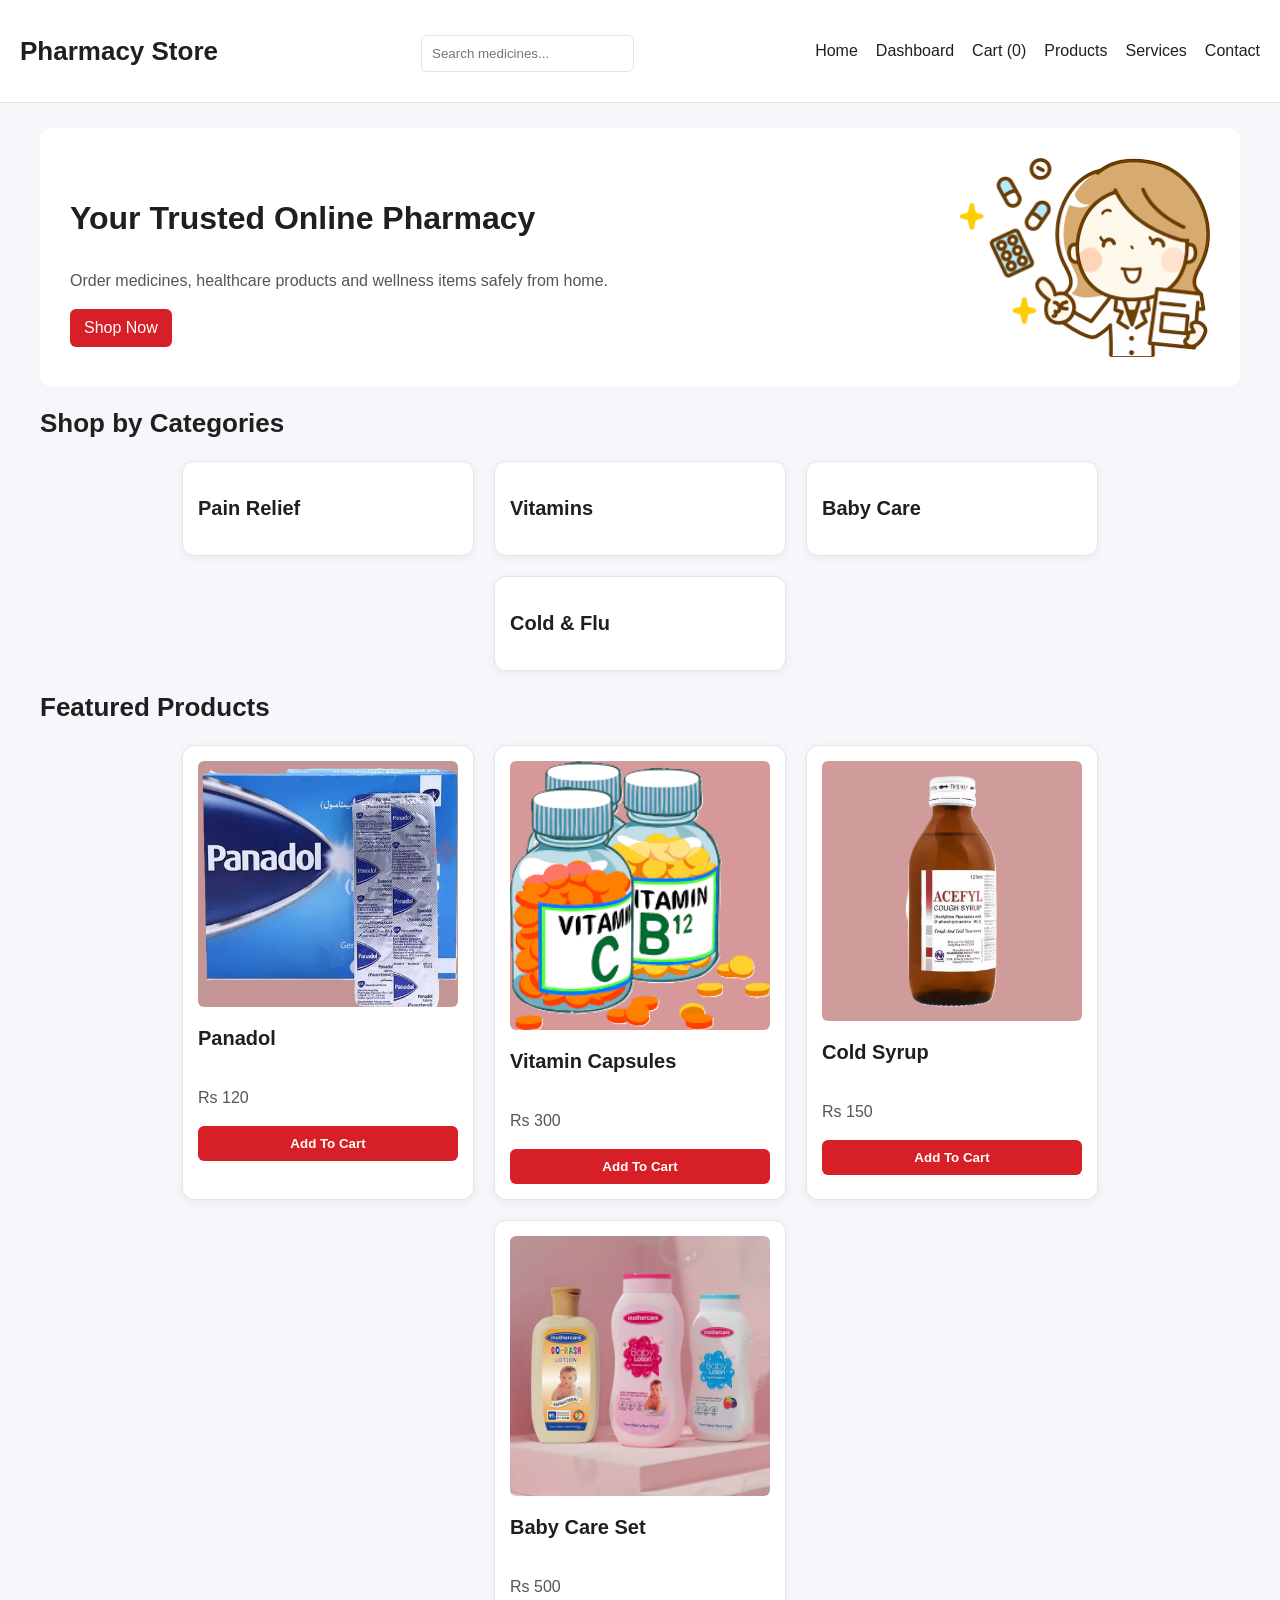
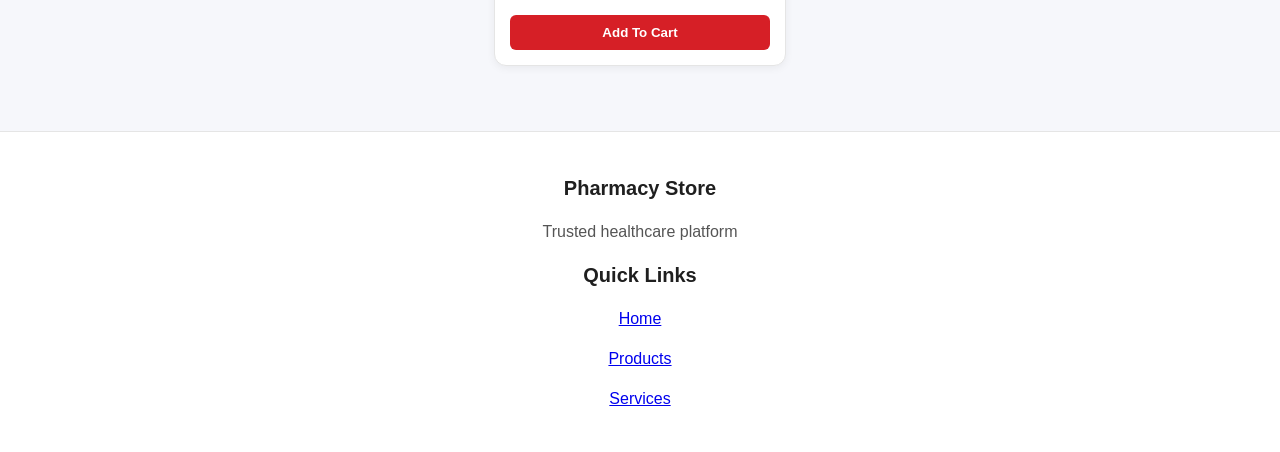
<file: index.html>
<!DOCTYPE html>
<html lang="en">

<head>
  <meta charset="UTF-8">
  <meta name="viewport" content="width=device-width, initial-scale=1.0">

  <title>Pharmacy Store - Online Pharmacy</title>

  <link rel="stylesheet" href="cssfile/globalStyles.css">
</head>

<body>

<!-- ================= NAVBAR ================= -->
<nav>

  <a href="index.html">
    <h2>Pharmacy Store</h2>
  </a>

  <!-- SEARCH -->
  <div class="select-container">
    <input type="text"
      placeholder="Search medicines..."
      onkeyup="searchProducts(this.value)" />
  </div>

  <ul>
    <li><a href="index.html">Home</a></li>
    <li><a href="pages/dashboard.html">Dashboard</a></li>
    <li>
      <a href="pages/cart.html">
        Cart (<span id="cartCount">0</span>)
      </a>
    </li>
    <li><a href="pages/products.html">Products</a></li>
    <li><a href="pages/services.html">Services</a></li>
    <li><a href="pages/contact.html">Contact</a></li>
  </ul>

</nav>

<!-- ================= PAGE ================= -->
<section class="page">

  <!-- HERO -->
  <section class="hero">

    <div class="hero-text">

      <h1>Your Trusted Online Pharmacy</h1>

      <p>
        Order medicines, healthcare products and wellness items safely from home.
      </p>

      <a href="pages/products.html" class="link-button">
        Shop Now
      </a>

    </div>

    <div class="hero-image">
      <img src="sources/pharmacytrusts.png" alt="Pharmacy Hero">
    </div>

  </section>

  <!-- CATEGORIES -->
  <h2>Shop by Categories</h2>

  <section class="card-container">

    <div class="card"><h3>Pain Relief</h3></div>
    <div class="card"><h3>Vitamins</h3></div>
    <div class="card"><h3>Baby Care</h3></div>
    <div class="card"><h3>Cold & Flu</h3></div>

  </section>

  <!-- PRODUCTS -->
  <h2>Featured Products</h2>

  <section class="card-container">

    <div class="card">
      <img src="sources/panadol.png">
      <h3>Panadol</h3>
      <p>Rs 120</p>
      <button onclick="addToCart('Panadol', 120)">Add To Cart</button>
    </div>

    <div class="card">
      <img src="sources/vitamins.png">
      <h3>Vitamin Capsules</h3>
      <p>Rs 300</p>
      <button onclick="addToCart('Vitamin Capsules', 300)">Add To Cart</button>
    </div>

    <div class="card">
      <img src="sources/syrup.png">
      <h3>Cold Syrup</h3>
      <p>Rs 150</p>
      <button onclick="addToCart('Cold Syrup', 150)">Add To Cart</button>
    </div>
    <div class="card">
      <img src="sources/babycare.png">
      <h3>Baby Care Set</h3>
      <p>Rs 500</p>
      <button onclick="addToCart('Baby Care Set', 500)">Add To Cart</button>
    </div>

  </section>

</section>

<!-- FOOTER -->
<footer>
  <section class="footer-container">

    <div>
      <h3>Pharmacy Store</h3>
      <p>Trusted healthcare platform</p>
    </div>

    <div>
      <h3>Quick Links</h3>
      <p><a href="index.html">Home</a></p>
      <p><a href="pages/products.html">Products</a></p>
      <p><a href="pages/services.html">Services</a></p>
    </div>

  </section>
</footer>

<script src="js/functions.js"></script>

</body>
</html>
</file>
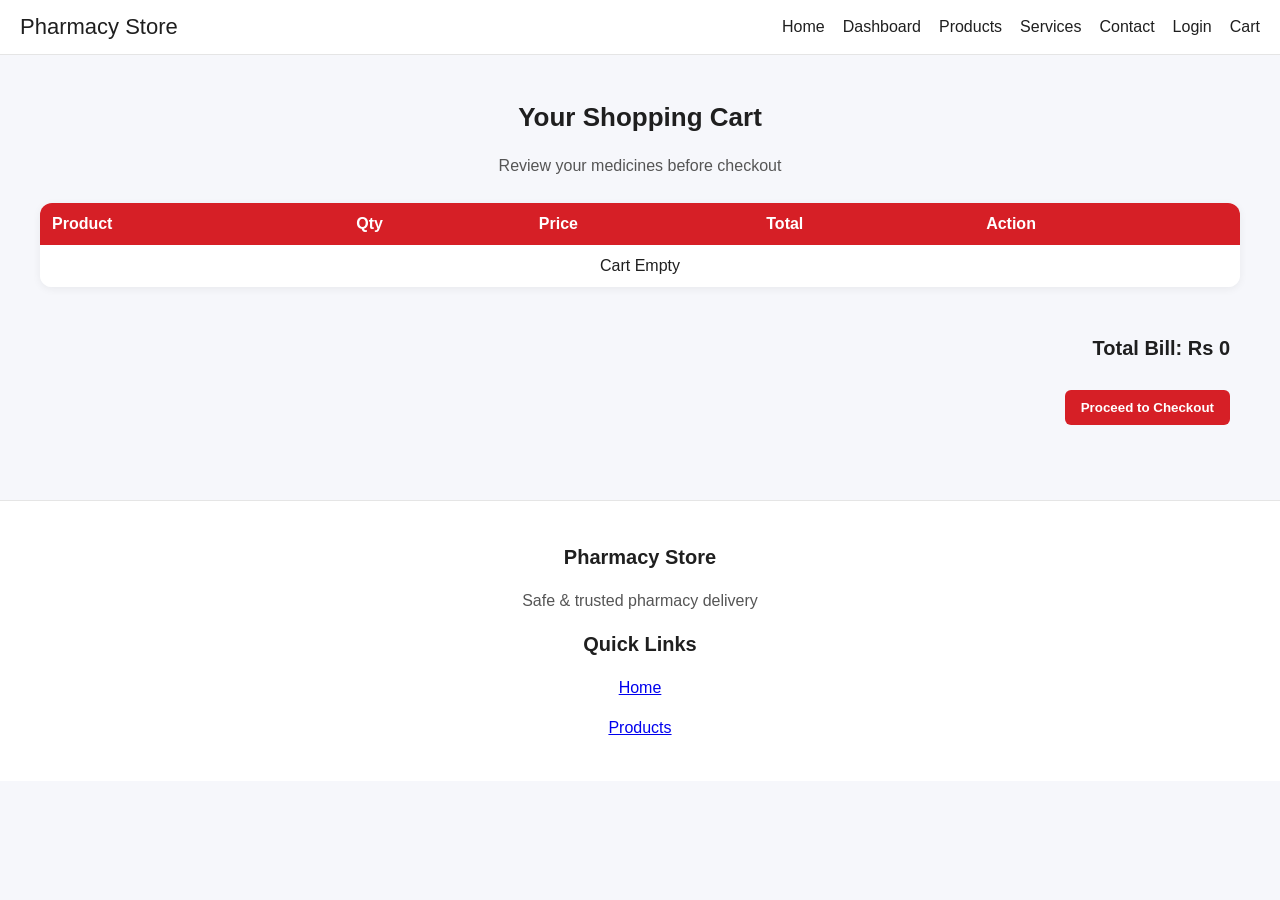
<file: pages/cart.html>
<!DOCTYPE html>
<html>

<head>
  <title>Cart - Pharmacy Store</title>
  <link rel="stylesheet" href="../cssfile/globalStyles.css">
</head>

<body>

<!-- ================= NAVBAR ================= -->
<nav>

  <a href="../index.html">Pharmacy Store</a>

  <ul>
    <li><a href="../index.html">Home</a></li>
    <li><a href="dashboard.html">Dashboard</a></li>
      <li><a href="products.html">Products</a></li>
      <li><a href="services.html">Services</a></li>
      <li><a href="contact.html">Contact</a></li>
      <li><a href="login.html">Login</a></li>
    <li><a href="cart.html">Cart</a></li>
  </ul>

</nav>

<!-- ================= PAGE ================= -->
<div class="page">

  <!-- ================= HEADER ================= -->
  <section class="page-header">

    <h2>Your Shopping Cart</h2>

    <p>Review your medicines before checkout</p>

  </section>

  <!-- ================= CART TABLE ================= -->
  <div class="table-container">

    <table>

      <thead>
        <tr>
          <th>Product</th>
          <th>Qty</th>
          <th>Price</th>
          <th>Total</th>
          <th>Action</th>
        </tr>
      </thead>

      <tbody id="cartTable">
        <!-- JS will inject data -->
      </tbody>

    </table>

  </div>

  <!-- ================= CHECKOUT SECTION ================= -->
  <section class="cart-summary">

    <h3>Total Bill: Rs <span id="totalBill">0</span></h3>

    <button onclick="checkout()" class="checkout-btn">
      Proceed to Checkout
    </button>

  </section>

</div>

<!-- ================= FOOTER ================= -->
<footer>

  <section class="footer-container">

    <div>
      <h3>Pharmacy Store</h3>
      <p>Safe & trusted pharmacy delivery</p>
    </div>

    <div>
      <h3>Quick Links</h3>
      <p><a href="../index.html">Home</a></p>
      <p><a href="products.html">Products</a></p>
    </div>

  </section>

</footer>

<script src="../js/functions.js"></script>
</body>

</html>
</file>
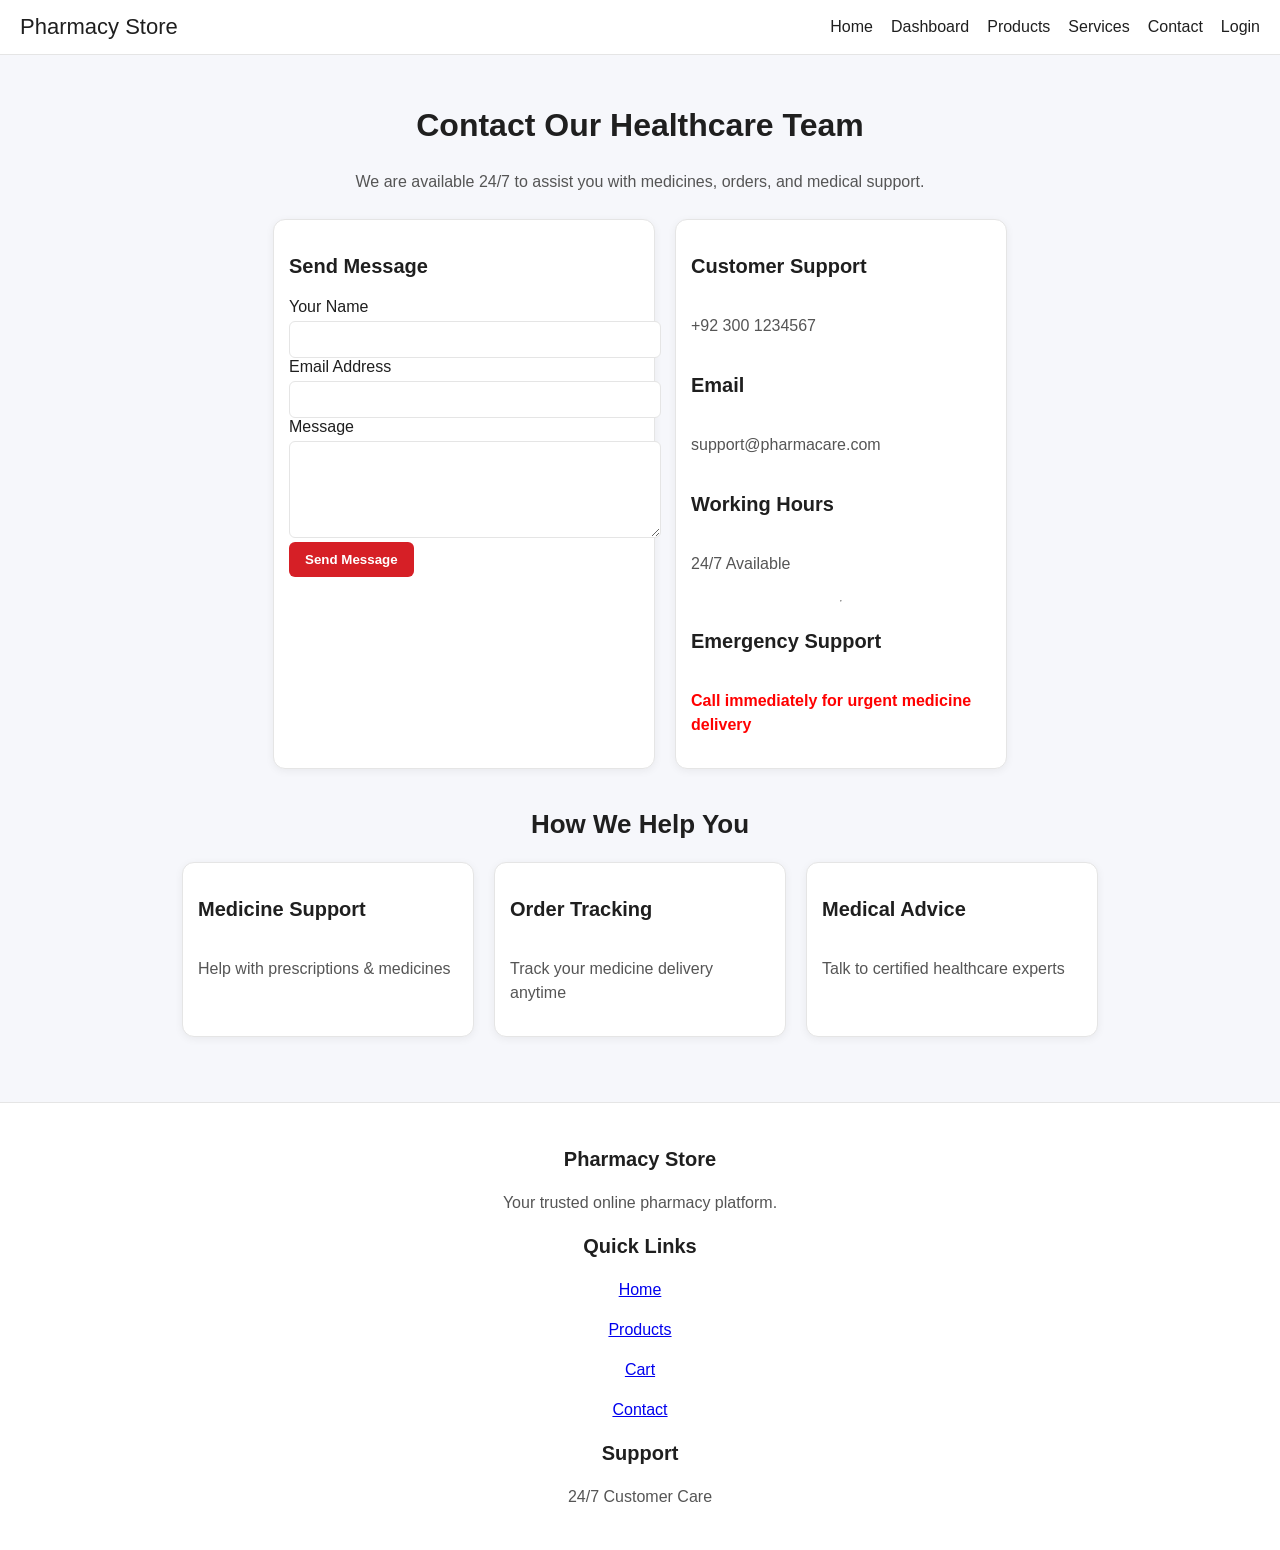
<file: pages/contact.html>
<!DOCTYPE html>
<html>

<head>
  <title>Contact - Pharmacy Store</title>
  <link rel="stylesheet" href="../cssfile/globalStyles.css">
</head>

<body>

<!-- ================= NAVBAR ================= -->
<nav>

  <a href="../index.html">Pharmacy Store</a>

  <ul>
    <li><a href="../index.html">Home</a></li>
    <li><a href="dashboard.html">Dashboard</a></li>
    <li><a href="products.html">Products</a></li>
    <li><a href="services.html">Services</a></li>
    <li><a href="contact.html">Contact</a></li>
    <li><a href="login.html">Login</a></li>
  </ul>

</nav>

<!-- ================= PAGE ================= -->
<div class="page">

  <!-- ================= HEADER ================= -->
  <section class="page-header">

    <h1>Contact Our Healthcare Team</h1>

    <p>
      We are available 24/7 to assist you with medicines, orders, and medical support.
    </p>

  </section>

  <!-- ================= MAIN CONTACT SECTION ================= -->
  <section class="contact-grid">

    <!-- ================= CONTACT FORM ================= -->
    <div class="card form-card">

      <h3>Send Message</h3>

      <form onsubmit="return sendMessage(event)">

        <div>
          <label>Your Name</label>
          <input type="text" required>
        </div>

        <div>
          <label>Email Address</label>
          <input type="email" required>
        </div>

        <div>
          <label>Message</label>
          <textarea rows="5" required></textarea>
        </div>

        <button type="submit">Send Message</button>

      </form>

    </div>

    <!-- ================= SUPPORT INFO ================= -->
    <div class="card support-card">

      <h3> Customer Support</h3>
      <p>+92 300 1234567</p>

      <h3> Email</h3>
      <p>support@pharmacare.com</p>

      <h3>Working Hours</h3>
      <p>24/7 Available</p>

      <hr>

      <h3> Emergency Support</h3>
      <p class="emergency-text">
        Call immediately for urgent medicine delivery
      </p>

    </div>

  </section>

  <!-- ================= SUPPORT FEATURES ================= -->
  <h2 class="section-title">How We Help You</h2>

  <section class="card-container">

    <div class="card">
      <h3>Medicine Support</h3>
      <p>Help with prescriptions & medicines</p>
    </div>

    <div class="card">
      <h3>Order Tracking</h3>
      <p>Track your medicine delivery anytime</p>
    </div>

    <div class="card">
      <h3> Medical Advice</h3>
      <p>Talk to certified healthcare experts</p>
    </div>

  </section>

</div>

<!-- ================= FOOTER ================= -->
<footer>

  <section class="footer-container">

    <div>
      <h3>Pharmacy Store</h3>
      <p>Your trusted online pharmacy platform.</p>
    </div>

    <div>
      <h3>Quick Links</h3>
      <p><a href="../index.html">Home</a></p>
      <p><a href="products.html">Products</a></p>
      <p><a href="cart.html">Cart</a></p>
      <p><a href="contact.html">Contact</a></p>
    </div>

    <div>
      <h3>Support</h3>
      <p>24/7 Customer Care</p>
    </div>

  </section>

</footer>

<script src="../js/functions.js"></script>
</body>

</html>
</file>
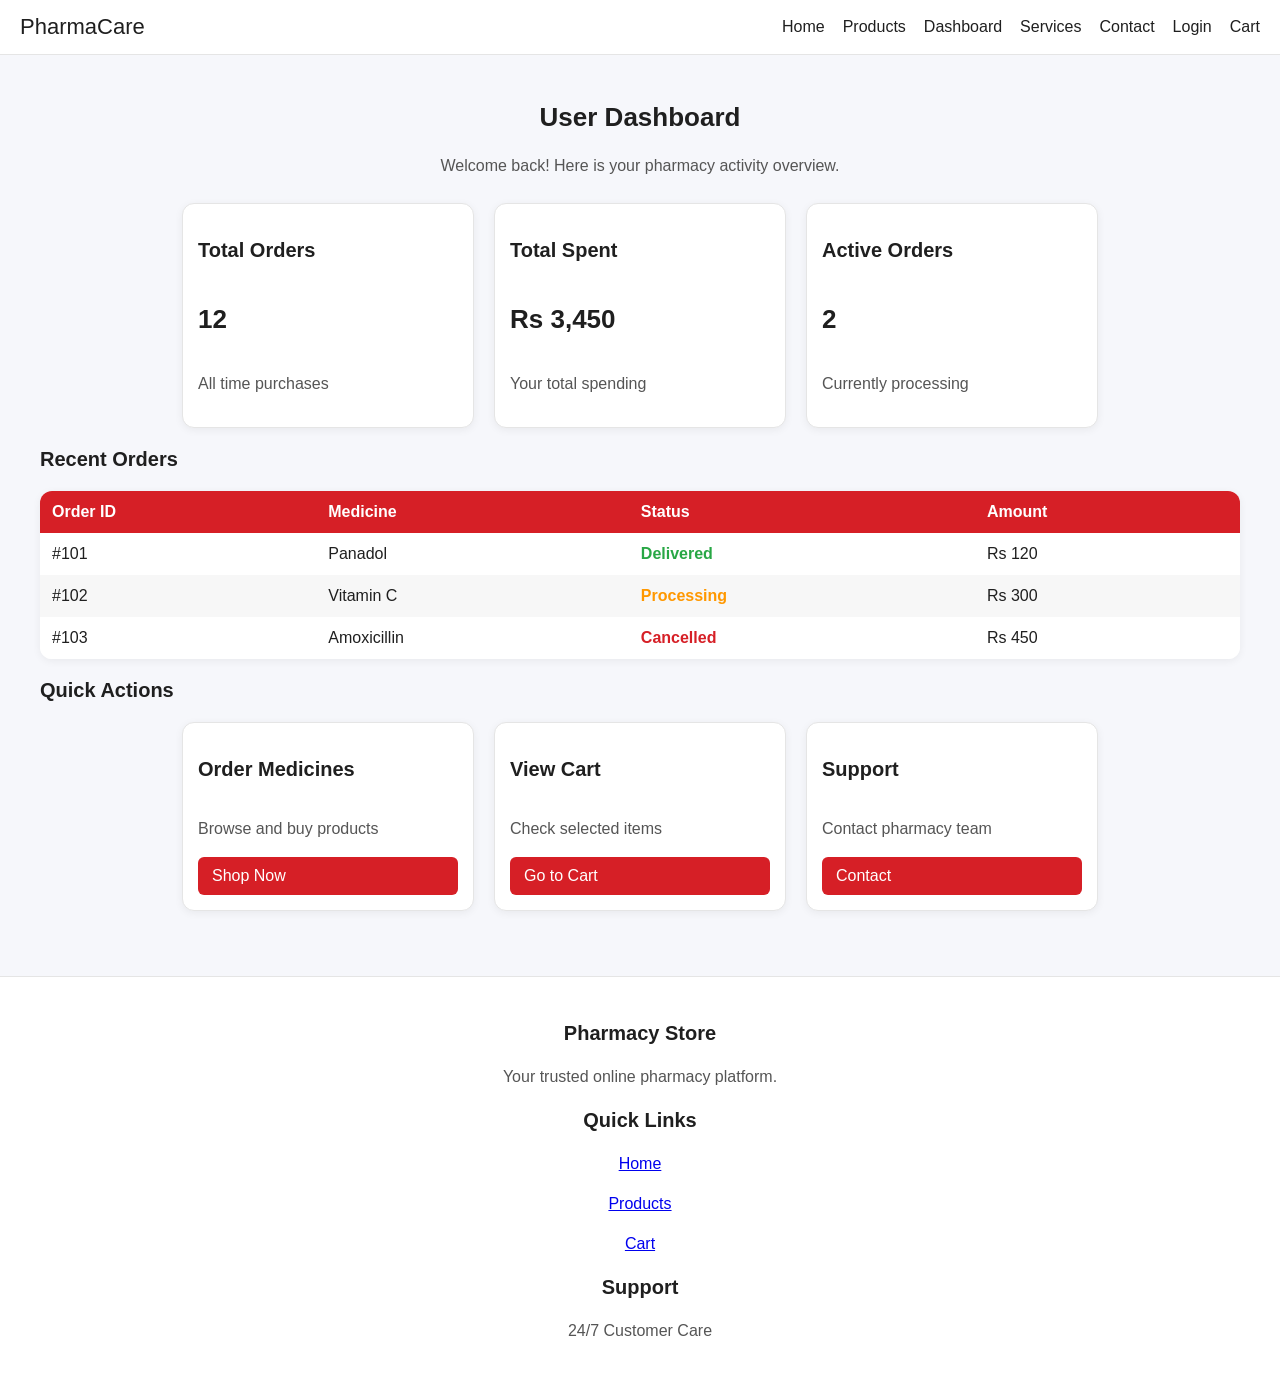
<file: pages/dashboard.html>
<!DOCTYPE html>
<html>

<head>
  <title>Dashboard - PharmaCare</title>
  <link rel="stylesheet" href="../cssfile/globalStyles.css">
</head>

<body>

<!-- ================= NAVBAR ================= -->
<nav>

  <a href="../index.html">PharmaCare</a>

  <ul>
    <li><a href="../index.html">Home</a></li>
    <li><a href="products.html">Products</a></li>
    <li><a href="dashboard.html">Dashboard</a></li>
      <li><a href="services.html">Services</a></li>
      <li><a href="contact.html">Contact</a></li>
      <li><a href="login.html">Login</a></li>
    <li><a href="cart.html">Cart</a></li>
  </ul>

</nav>

<!-- ================= PAGE ================= -->
<div class="page">

  <!-- ================= HEADER ================= -->
  <section class="page-header">

    <h2> User Dashboard</h2>

    <p>Welcome back! Here is your pharmacy activity overview.</p>

  </section>

  <!-- ================= STATS CARDS ================= -->
  <section class="card-container">

    <div class="card">
      <h3>Total Orders</h3>
      <h2>12</h2>
      <p>All time purchases</p>
    </div>

    <div class="card">
      <h3>Total Spent</h3>
      <h2>Rs 3,450</h2>
      <p>Your total spending</p>
    </div>

    <div class="card">
      <h3>Active Orders</h3>
      <h2>2</h2>
      <p>Currently processing</p>
    </div>

  </section>

  <!-- ================= ORDER HISTORY ================= -->
  <h3> Recent Orders</h3>

  <div class="table-container">

    <table>

      <thead>
        <tr>
          <th>Order ID</th>
          <th>Medicine</th>
          <th>Status</th>
          <th>Amount</th>
        </tr>
      </thead>

      <tbody>

        <tr>
          <td>#101</td>
          <td>Panadol</td>
          <td><span class="status-delivered">Delivered</span></td>
          <td>Rs 120</td>
        </tr>

        <tr>
          <td>#102</td>
          <td>Vitamin C</td>
          <td><span class="status-processing">Processing</span></td>
          <td>Rs 300</td>
        </tr>

        <tr>
          <td>#103</td>
          <td>Amoxicillin</td>
          <td><span class="status-cancelled">Cancelled</span></td>
          <td>Rs 450</td>
        </tr>

      </tbody>

    </table>

  </div>

  <!-- ================= QUICK ACTIONS ================= -->
  <h3> Quick Actions</h3>

  <section class="card-container">

    <div class="card">
      <h3>Order Medicines</h3>
      <p>Browse and buy products</p>
      <a href="products.html" class="link-button">Shop Now</a>
    </div>

    <div class="card">
      <h3>View Cart</h3>
      <p>Check selected items</p>
      <a href="cart.html" class="link-button">Go to Cart</a>
    </div>

    <div class="card">
      <h3>Support</h3>
      <p>Contact pharmacy team</p>
      <a href="contact.html" class="link-button">Contact</a>
    </div>

  </section>

</div>

<!-- ================= FOOTER ================= -->
<footer>

  <section class="footer-container">

    <div>
      <h3>Pharmacy Store</h3>
      <p>Your trusted online pharmacy platform.</p>
    </div>

    <div>
      <h3>Quick Links</h3>
      <p><a href="../index.html">Home</a></p>
      <p><a href="products.html">Products</a></p>
      <p><a href="cart.html">Cart</a></p>
    </div>

    <div>
      <h3>Support</h3>
      <p>24/7 Customer Care</p>
    </div>

  </section>

</footer>

<script src="../js/functions.js"></script>
</body>

</html>
</file>
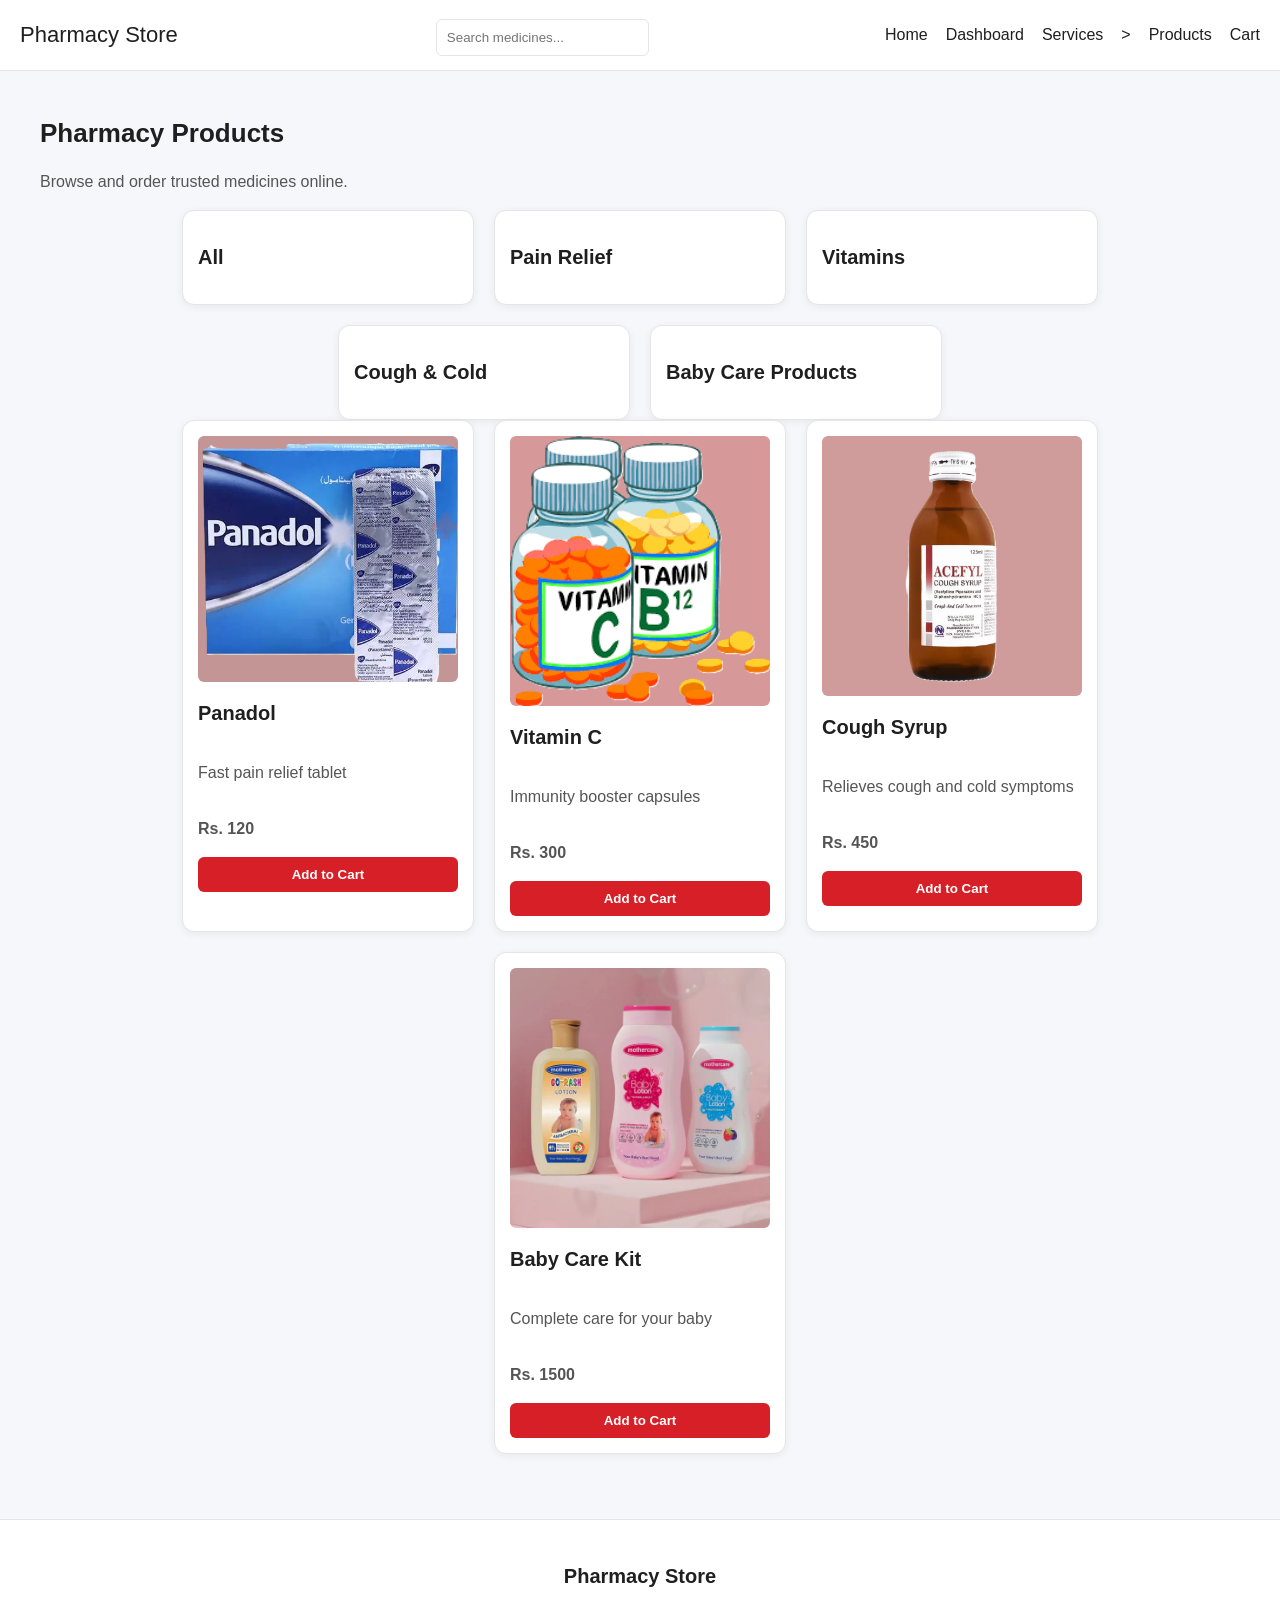
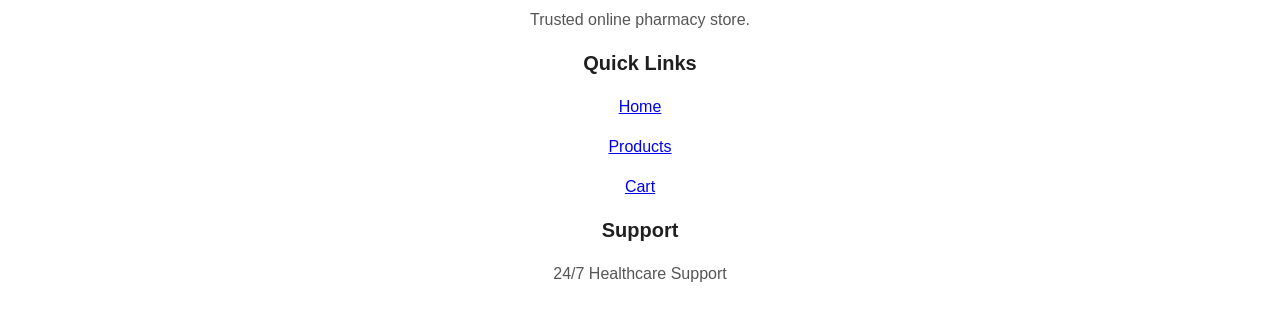
<file: pages/products.html>
<!DOCTYPE html>
<html>

<head>
  <title>Products - Pharmacy Store</title>
  <link rel="stylesheet" href="../cssfile/globalStyles.css">
</head>

<body>

<!-- ================= NAVBAR ================= -->
<nav>

  <a href="../index.html">Pharmacy Store</a>

  <!-- SEARCH BAR -->
  <div class="select-container">
    <input type="text" placeholder="Search medicines..." />
  </div>

  <ul>
    <li><a href="../index.html">Home</a></li>
    <li><a href="dashboard.html">Dashboard</a></li>
      <li><a href="services.html">Services</a></li>>
    <li><a href="products.html">Products</a></li>
    <li><a href="cart.html">Cart</a></li>
  </ul>

</nav>

<!-- ================= PAGE ================= -->
<div class="page">

  <h2>Pharmacy Products</h2>

  <p>Browse and order trusted medicines online.</p>

  <!-- ================= CATEGORY FILTER ================= -->
  <div class="card-container">

    <div class="card">
      <h3>All</h3>
    </div>

    <div class="card">
      <h3>Pain Relief</h3>
    </div>

    <div class="card">
      <h3>Vitamins</h3>
    </div>

    <div class="card">
      <h3>Cough & Cold</h3>
    </div>

    <div class="card">
      <h3>Baby Care Products</h3>
    </div>
  </div>

  <!-- ================= PRODUCTS GRID ================= -->
  <div class="card-container">

    <div class="card">

      <img src="../sources/panadol.png">

      <h3>Panadol</h3>

      <p>Fast pain relief tablet</p>

      <p><b>Rs. 120</b></p>


      <button onclick="addToCart('Panadol', 120)">
        Add to Cart
      </button>

    </div>

    <div class="card">

      <img src="../sources/vitamins.png">

      <h3>Vitamin C</h3>

      <p>Immunity booster capsules</p>

      <p><b>Rs. 300</b></p>

      <button onclick="addToCart('Vitamin C', 300)">
        Add to Cart
      </button>

    </div>

    <div class="card">

      <img src="../sources/syrup.png">

      <h3>Cough Syrup</h3>

      <p>Relieves cough and cold symptoms</p>

      <p><b>Rs. 450</b></p>

      <button onclick="addToCart('Cough Syrup', 450)">
        Add to Cart
      </button>

    </div>
    <div class="card">
      <img src="../sources/babycare.png">

      <h3>Baby Care Kit</h3>

      <p>Complete care for your baby</p>

      <p><b>Rs. 1500</b></p>

      <button onclick="addToCart('Baby Care Kit', 1500)">
        Add to Cart
      </button>

  </div>

  </div>

</div>

<!-- ================= FOOTER ================= -->
<footer>

  <section class="footer-container">

    <div>
      <h3>Pharmacy Store  </h3>
      <p>Trusted online pharmacy store.</p>
    </div>

    <div>
      <h3>Quick Links</h3>
      <p><a href="../index.html">Home</a></p>
      <p><a href="products.html">Products</a></p>
      <p><a href="cart.html">Cart</a></p>
    </div>

    <div>
      <h3>Support</h3>
      <p>24/7 Healthcare Support</p>
    </div>

  </section>

</footer>

<script src="../js/functions.js"></script>
</body>

</html>
</file>
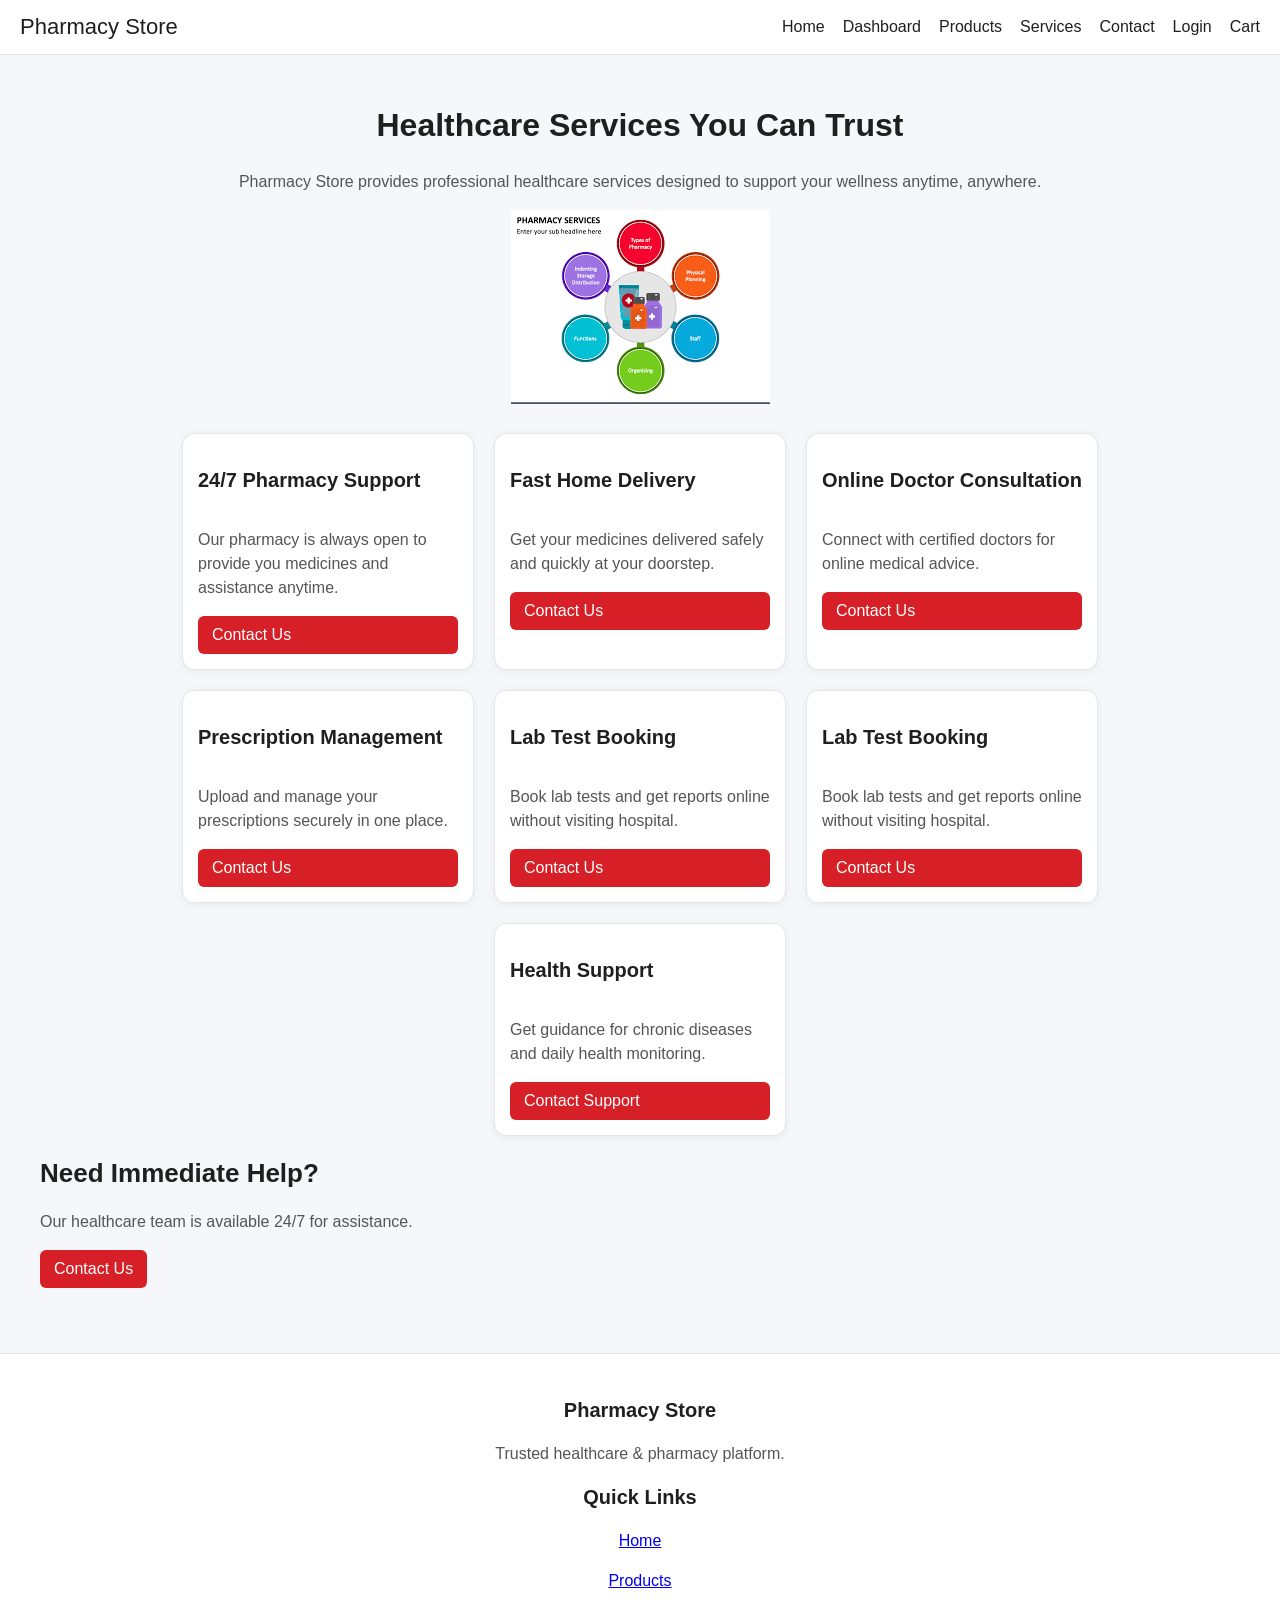
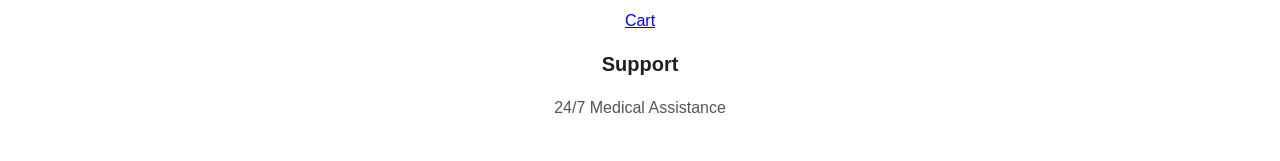
<file: pages/services.html>
<!DOCTYPE html>
<html>

<head>
  <title>Services - Pharmacy Store</title>
  <link rel="stylesheet" href="../cssfile/globalStyles.css">
</head>

<body>

<!-- ================= NAVBAR ================= -->
<nav>

  <a href="../index.html">Pharmacy Store</a>

  <ul>
    <li><a href="../index.html">Home</a></li>
    <li><a href="dashboard.html">Dashboard</a></li>
    <li><a href="products.html">Products</a></li>
    <li><a href="services.html">Services</a></li>
    <li><a href="contact.html">Contact</a></li>
    <li><a href="login.html">Login</a></li>
    <li><a href="cart.html">Cart</a></li>
  </ul>

</nav>

<!-- ================= PAGE ================= -->
<div class="page">

  <!-- ================= HERO SECTION ================= -->
  <section class="page-header">

    <h1>Healthcare Services You Can Trust</h1>

    <p>
      Pharmacy Store provides professional healthcare services designed to support your wellness anytime, anywhere.
    </p>
    <section class="page-header-image">
      <img src="../sources/servicesimg.png" alt="Pharmacy Services">
    </section>
  </section>

  <!-- ================= SERVICES GRID ================= -->
  <section class="card-container">

    <div class="card">
      <h3> 24/7 Pharmacy Support</h3>
      <p>Our pharmacy is always open to provide you medicines and assistance anytime.</p>
   <a href="contact.html" class="link-button">Contact Us</a>
    </div>

    <div class="card">
      <h3> Fast Home Delivery</h3>
      <p>Get your medicines delivered safely and quickly at your doorstep.</p>
      <a href="contact.html" class="link-button">Contact Us</a>
    </div>

    <div class="card">
      <h3> Online Doctor Consultation</h3>
      <p>Connect with certified doctors for online medical advice.</p>
      <a href="contact.html" class="link-button">Contact Us</a>
    </div>

    <div class="card">
      <h3> Prescription Management</h3>
      <p>Upload and manage your prescriptions securely in one place.</p>
<a hredf="contact.html" class="link-button">Contact Us</a>
    </div>

    <div class="card">
      <h3> Lab Test Booking</h3>
      <p>Book lab tests and get reports online without visiting hospital.</p>
      <a href="contact.html" class="link-button">Contact Us</a>
    </div>

    <div class="card">
      <h3> Lab Test Booking</h3>
      <p>Book lab tests and get reports online without visiting hospital.</p>
      <a href="contact.html" class="link-button">Contact Us</a>
    </div>

    <div class="card">
      <h3> Health Support</h3>
      <p>Get guidance for chronic diseases and daily health monitoring.</p>
      <a href="contact.html" class="link-button">Contact Support</a>
    </div>

  </section>

  <!-- ================= CTA SECTION ================= -->
  <section class="cta-section">

    <h2>Need Immediate Help?</h2>

    <p>Our healthcare team is available 24/7 for assistance.</p>

    <a href="contact.html" class="link-button">
      Contact Us
    </a>

  </section>

</div>

<!-- ================= FOOTER ================= -->
<footer>

  <section class="footer-container">

    <div>
      <h3>Pharmacy Store  </h3>
      <p>Trusted healthcare & pharmacy platform.</p>
    </div>

    <div>
      <h3>Quick Links</h3>
      <p><a href="../index.html">Home</a></p>
      <p><a href="products.html">Products</a></p>
      <p><a href="cart.html">Cart</a></p>
    </div>

    <div>
      <h3>Support</h3>
      <p>24/7 Medical Assistance</p>
    </div>

  </section>

</footer>

<script src="../js/functions.js"></script>
</body>

</html>
</file>
<file: cssfile/globalStyles.css>
/* =========================================================
   DESIGN SYSTEM (PHARMACARE - WALGREENS INSPIRED)
========================================================= */
:root {

  --brand-primary-color: #d61f26;
  --brand-secondary-color: #b71c1c;
  --brand-accent-color: #28a745;

  --bg-main: #f6f7fb;
  --bg-card: #ffffff;

  --text-primary-color: #1f1f1f;
  --text-secondary-color: #555555;
  --text-muted-color: #888888;

  --border-primary-color: #e5e5e5;

  --radius-sm: 6px;
  --radius-md: 12px;

  --transition: 0.25s ease;

  --shadow-sm: 0 2px 8px rgba(0,0,0,0.06);
  --shadow-md: 0 6px 18px rgba(0,0,0,0.08);
}

/* =========================================================
   GLOBAL BASE
========================================================= */
body {
  margin: 0;
  font-family: Arial, Helvetica, sans-serif;
  background: var(--bg-main);
  color: var(--text-primary-color);
}

/* =========================================================
   TYPOGRAPHY
========================================================= */
h1 { font-size: 32px; }
h2 { font-size: 26px; }
h3 { font-size: 20px; }

p {
  color: var(--text-secondary-color);
  line-height: 1.5;
}

/* =========================================================
   BUTTON SYSTEM
========================================================= */
button {
  padding: 10px 16px;
  border: none;
  cursor: pointer;
  background: var(--brand-primary-color);
  color: white;
  border-radius: var(--radius-sm);
  transition: var(--transition);
  font-weight: 600;
}

button:hover {
  background: var(--brand-secondary-color);
  transform: translateY(-2px);
  box-shadow: var(--shadow-sm);
}

.link-button {
  display: inline-block;
  text-decoration: none;
  padding: 10px 14px;
  background: var(--brand-primary-color);
  color: white;
  border-radius: var(--radius-sm);
  transition: var(--transition);
}

.link-button:hover {
  background: var(--brand-secondary-color);
  transform: translateY(-2px);
}

/* =========================================================
   NAVBAR
========================================================= */
nav {
  display: flex;
  justify-content: space-between;
  align-items: center;
  padding: 14px 20px;
  background: white;
  border-bottom: 1px solid var(--border-primary-color);
  position: sticky;
  top: 0;
  z-index: 1000;
}

nav > a {
  font-size: 22px;
  font-weight: bold;
  color: var(--brand-primary-color);
  text-decoration: none;
}

nav ul {
  display: flex;
  list-style: none;
  gap: 18px;
  margin: 0;
  padding: 0;
}

nav a {
  text-decoration: none;
  color: var(--text-primary-color);
  font-weight: 500;
  transition: var(--transition);
}

nav a:hover {
  color: var(--brand-primary-color);
}

/* =========================================================
   PAGE LAYOUT
========================================================= */
.page {
  padding: 25px;
  max-width: 1200px;
  margin: auto;
}

.page-header {
  text-align: center;
  margin-bottom: 25px;
}

/* =========================================================
   HERO SECTION
========================================================= */
.hero {
  display: flex;
  justify-content: space-between;
  align-items: center;
  gap: 20px;
  padding: 30px;
  background: white;
  border-radius: var(--radius-md);
}

.hero-image {
  display: flex;
  justify-content: center;
}

.hero-image img {
  max-width: 250px;
}

/* =========================================================
   CARD SYSTEM
========================================================= */
.card-container {
  display: flex;
  flex-wrap: wrap;
  justify-content: center;
  gap: 20px;
}

.card {
  width: 260px;
  background: var(--bg-card);
  border: 1px solid var(--border-primary-color);
  border-radius: var(--radius-md);
  padding: 15px;
  display: flex;
  flex-direction: column;
  transition: var(--transition);
  box-shadow: var(--shadow-sm);
}

.card:hover {
  transform: translateY(-6px);
  box-shadow: var(--shadow-md);
}

.card img {
  width: 100%;
  border-radius: var(--radius-sm);
}

/* =========================================================
   FORM SYSTEM
========================================================= */
.form-container {
  width: 100%;
  max-width: 420px;
  margin: auto;
  background: white;
  padding: 20px;
  border-radius: var(--radius-md);
  box-shadow: var(--shadow-sm);
}

input, textarea, select {
  width: 100%;
  padding: 10px;
  margin-top: 5px;
  border: 1px solid var(--border-primary-color);
  border-radius: var(--radius-sm);
  outline: none;
  transition: var(--transition);
}

input:focus, textarea:focus {
  border-color: var(--brand-primary-color);
  box-shadow: 0 0 5px rgba(214,31,38,0.2);
}

/* =========================================================
   CONTACT LAYOUT
========================================================= */
.contact-grid {
  display: flex;
  gap: 20px;
  flex-wrap: wrap;
  justify-content: center;
}

.form-card {
  width: 350px;
}

.support-card {
  width: 300px;
}

.section-title {
  margin-top: 40px;
  text-align: center;
}

.emergency-text {
  color: red;
  font-weight: bold;
}

/* =========================================================
   TABLE SYSTEM
========================================================= */
table {
  width: 100%;
  border-collapse: collapse;
  background: white;
  border-radius: var(--radius-md);
  overflow: hidden;
  box-shadow: var(--shadow-sm);
}

table th, table td {
  padding: 12px;
  text-align: left;
}

table thead {
  background: var(--brand-primary-color);
  color: white;
}

table tbody tr:nth-child(odd) {
  background: #ffffff;
}

table tbody tr:nth-child(even) {
  background: #f7f7f7;
}

table tbody tr:hover {
  background: #ffe5e5;
}

/* =========================================================
   CART SYSTEM
========================================================= */
.cart-summary {
  margin-top: 20px;
  text-align: right;
  padding: 10px;
}

.checkout-btn {
  margin-top: 10px;
}

/* =========================================================
   DASHBOARD STATUS
========================================================= */
.status-delivered {
  color: #28a745;
  font-weight: bold;
}

.status-processing {
  color: #ff9800;
  font-weight: bold;
}

.status-cancelled {
  color: #d61f26;
  font-weight: bold;
}

/* =========================================================
   FOOTER
========================================================= */
footer {
  margin-top: 40px;
  background: white;
  padding: 25px;
  text-align: center;
  border-top: 1px solid var(--border-primary-color);
}

/* =========================================================
   RESPONSIVE
========================================================= */
@media (max-width: 768px) {

  nav {
    flex-direction: column;
    gap: 10px;
  }

  nav ul {
    flex-direction: column;
    align-items: center;
  }

  .hero {
    flex-direction: column;
    text-align: center;
  }

  .card {
    width: 90%;
  }

  .contact-grid {
    flex-direction: column;
    align-items: center;
  }
}
</file>
